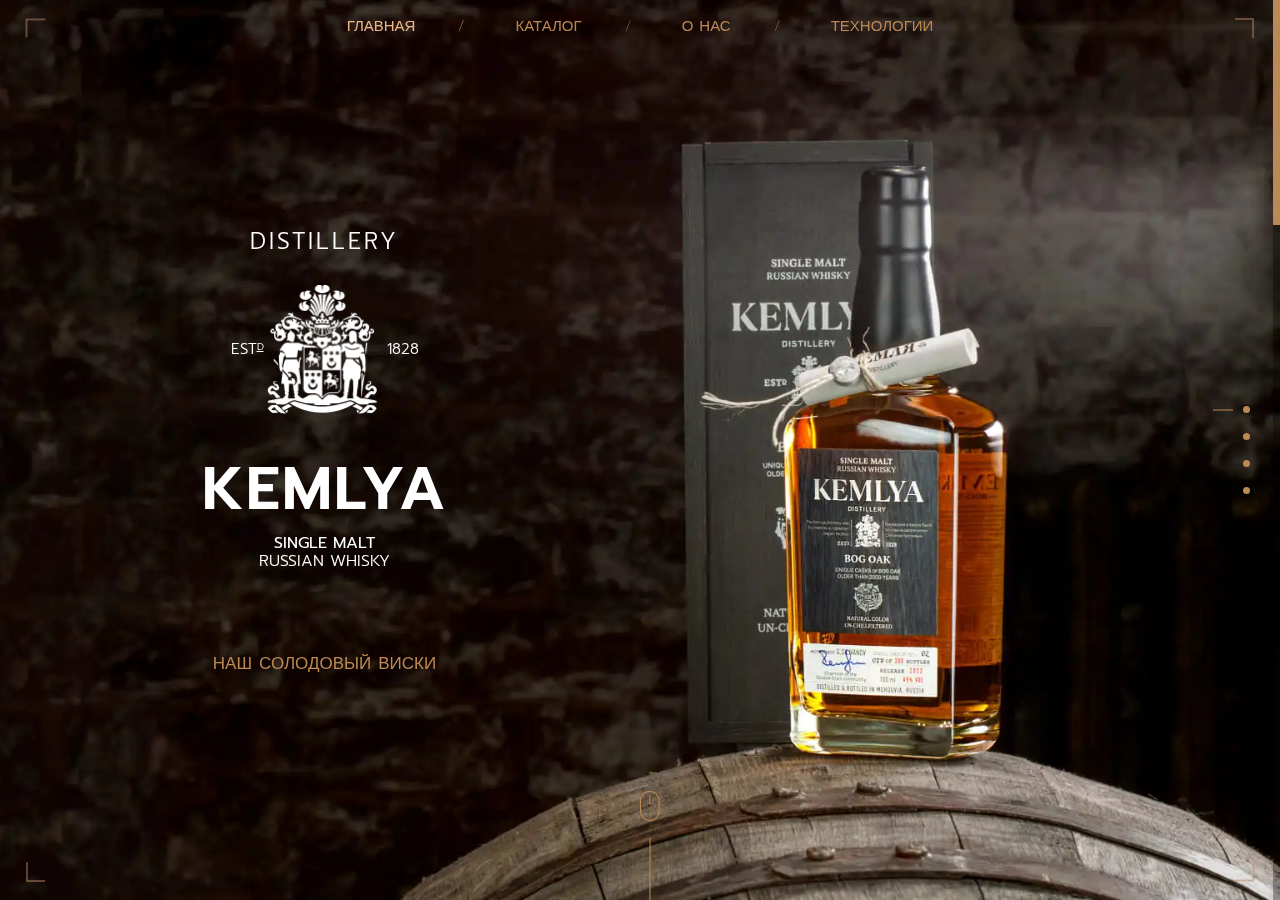
<file: index.html>
<!DOCTYPE html>
<html lang="en">
<head>
    <meta charset="UTF-8">
    <meta http-equiv="X-UA-Compatible" content="IE=edge">
    <meta name="viewport" content="width=device-width, initial-scale=1.0">
    <link type="image/png" sizes="96x96" rel="icon" href="favicon.png">
    <link rel="preconnect" href="https://fonts.googleapis.com">
    <link rel="preconnect" href="https://fonts.gstatic.com" crossorigin>
    <link href="https://fonts.googleapis.com/css2?family=Prompt:wght@300;400;600&display=swap" rel="stylesheet">
    <link rel="stylesheet" href="styles/style.css">
    <title>Kemlya</title>
</head>
<body>

<div class="wrapper">
        <header class="header">
            <nav class="header__menu menu">
                <a href="#" class="header__link">Главная</a>
                <a href="#" class="header__link">Каталог</a>
                <a href="#" class="header__link">О нас</a>
                <a href="#" class="header__link">Технологии</a>
            </nav>
        </header>
         <main class="page">
            <div class="page__wrapper">
                <div class="page__screen screen">
                    <img data-swiper-parallax-scale="1.3" data-swiper-parallax="300" src="images/first-slide/bg.webp" class="bg" />
                    <div class="firstpage__container">
                        <p data-swiper-parallax-scale="1.5" class="company__desc" data-swiper-parallax="-300">Distillery</p>
                        <div data-swiper-parallax-scale="1.5" data-swiper-parallax="-300" class="company__image">
                            <p>EST<span>D</span></p>
                            <img width="110" height="130" src="images/first-slide/gerb.png" alt="gerb" />
                            <p>1828</p>
                        </div>
                        <h1 data-swiper-parallax-scale="1.5" data-swiper-parallax="-300">Kemlya <p>Single malt</p><span>Russian whisky</span></h1>
                        <h2 data-swiper-parallax-scale="1.5" data-swiper-parallax="-300" data-swiper-parallax-opacity="0">Наш солодовый виски</h2>
                    </div>


                    <img width="19" height="20" class="rectangle_img rectangle__top-1" src="images/first-slide/rectangle.png" alt="rectangle" />
                    <img width="19" height="20" class="rectangle_img rectangle__top-2" src="images/first-slide/rectangle.png" alt="rectangle" />
                    <img width="19" height="20" class="rectangle_img rectangle__bottom-1" src="images/first-slide/rectangle.png" alt="rectangle" />
                    <img width="19" height="20" class="rectangle_img rectangle__bottom-2" src="images/first-slide/rectangle.png" alt="rectangle" />
                    <div data-swiper-parallax="300" class="mouse"><img width="20" height="30" src="images/first-slide/mouse.png" alt="mouse" /></div>
                </div>

                <div class="page__screen screen">
                    <img data-swiper-parallax-scale="1.3" data-swiper-parallax="300" src="images/second-slide/bg.webp" class="bg" />
                    <div class="second__container">
                        <div class="catalog__item" style="color: #095540;">
                            <img data-swiper-parallax-opacity="0" data-swiper-parallax="-400" src="images/second-slide/Madeira_wood.png" alt="Madeira_wood" />
                            <h2 data-swiper-parallax="-400">Madeira wood</h2>
                            <h3>Old Madeira drum</h3>
                            <img width="51" height="54" src="images/second-slide/Madeira_wood_logo.png" alt="Madeira_wood" />
                            <p class="catalog__item-desc">Ограниченный релиз бочковой крепости, с трехлетним финишем в бочках из под крепленого вина Madeirа</p>
                        </div>
                        <div class="catalog__item" style="color: #592E2C;">
                            <img data-swiper-parallax-opacity="0" data-swiper-parallax="-400" src="images/second-slide/RussianOak.png" alt="RussianOak" />
                            <h2 data-swiper-parallax="-400">Russian Oak</h2>
                            <h3>Single cask of black sea russian oak</h3>
                            <img width="51" height="54" src="images/second-slide/RussianOak_logo.png" alt="RussianOak" />
                            <p class="catalog__item-desc">Однобочковой релиз с настоящим русским характером, выдержанный в новых бочках из южного русского дуба</p>
                        </div>
                        <div class="catalog__item" style="color: #1A171B;">
                            <img data-swiper-parallax-opacity="0" data-swiper-parallax="-400" src="images/second-slide/BogOak.png" alt="BogOak" />
                            <h2 data-swiper-parallax="-400">Bog Oak</h2>
                            <h3>Unique casks of bog oak older than 2000 years</h3>
                            <img width="51" height="54" src="images/second-slide/BogOak_logo.png" alt="BogOak" />
                            <p class="catalog__item-desc">Релиз, не имеющий мировых аналогов, с финишной выдержкой в уникальных бочках из мореного дуба, возрастом более 2000 лет</p>
                        </div>
                        <div class="catalog__item" style="color: #003057;">
                            <img data-swiper-parallax-opacity="0" data-swiper-parallax="-400" src="images/second-slide/PortWood.png" alt="PortWood" />
                            <h2 data-swiper-parallax="-400">Port Wood</h2>
                            <h3>Old tawny port hogshead</h3>
                            <img width="51" height="54" src="images/second-slide/PortWood_logo.png" alt="PortWood" />
                            <p class="catalog__item-desc">Уникальный релиз, финишированный в бочках из Португалии, которые хранили крепленое вино Porto Tawny</p>
                        </div>
                        <div class="catalog__item" style="color: #691C32;">
                            <img data-swiper-parallax-opacity="0" data-swiper-parallax="-400" src="images/second-slide/SherryWood.png" alt="SherryWood" />
                            <h2 data-swiper-parallax="-400">Sherry Wood</h2>
                            <h3>Oloroso sherry cigar cask</h3>
                            <img width="69" height="54" src="images/second-slide/SherryWood_logo.png" alt="SherryWood" />
                            <p class="catalog__item-desc">Яркий релиз с довыдержкой в испанских сигарных бочках, ранее хранивших крепленый херес Oloroso</p>
                        </div>
                    </div>
               </div>

                <div class="page__screen screen">
                    <img data-swiper-parallax-scale="1.3" data-swiper-parallax="300" src="images/third-slide/bg.webp" class="bg" />
                    <div class="third__container">
                        <div class="thirdleft__block">
                            <img width="302" height="116"  data-swiper-parallax="-200" src="images/third-slide/third_logo.png"  alt="third_logo"/>
                        </div>
                        <div class="thirdright__block">
                            <p  data-swiper-parallax="-200">Винокуренный завод при селе Кемля был основан потомственным дворянином Степаном Степановичем Кротковым в 1828 году и с тех пор не приостанавливал свою работу.</p>
                                <p  data-swiper-parallax="-200">Сегодня мы производим спирты и дистилляты.</p>
                            <p  data-swiper-parallax="-200">В 2022 году мы впервые представляем уникальные релизы односолодового российского виски.</p>
                        </div>
                    </div>
                </div>

                <div class="page__screen screen">
                    <img data-swiper-parallax-scale="1.3" data-swiper-parallax="300" src="images/fourty-slide/bg.webp" class="bg" />
                    <div class="fourty__container">
                        <img width="227" height="182" data-swiper-parallax-scale="2" data-swiper-parallax="-200" src="images/fourty-slide/logo.png" alt="logo" />
                    </div>
                    <div  class="slider">
                        <div data-swiper-parallax="-200" class="slider-item">
                            <img width="100" height="86" src="images/fourty-slide/solo.png" alt="solo" />
                            <h3>Соложение</h3>
                        </div>
                        <div data-swiper-parallax="-200" class="slider-item">
                            <img width="113" height="109" src="images/fourty-slide/zatir.png" alt="zatir" />
                            <h3>Затирание</h3>
                        </div>
                        <div data-swiper-parallax="-200" class="slider-item">
                            <img width="87" height="108" src="images/fourty-slide/ferme.png" alt="ferme" />
                            <h3>Ферментация</h3>
                        </div>
                        <div data-swiper-parallax="-200" class="slider-item">
                            <img width="111" height="109" src="images/fourty-slide/dest.png" alt="dest" />
                            <h3>Дистилляция</h3>
                        </div>
                        <div data-swiper-parallax="-200" class="slider-item">
                            <img width="99" height="83" src="images/fourty-slide/vuder.png" alt="vuder" />
                            <h3>Выдержка</h3>
                        </div>
                    </div>
                </div>
            </div>



            <!-- !Добавляем элементы управления и скролл с кастомными классами с js -->
            <div class="page__pagination"></div>
            <div class="page__scroll"></div>
         </main>
    </div>

<script src="https://code.jquery.com/jquery-3.6.3.min.js"></script>
<script src="https://unpkg.com/swiper@8/swiper-bundle.min.js"></script>
<script src="script/slick.min.js"></script>
<script src="script/main.js"></script>    
</body>
</html>
</file>
<file: styles/style.css>
/*Обнуление*/
*{
	padding: 0;
	margin: 0;
	border: 0;
    box-sizing: border-box;
    outline: none;
}
a {text-decoration: none; color: inherit}
html,body{
	height: 100%;
	width: 100%;
    overflow: hidden;
    font-family: 'Prompt', sans-serif;
    font-weight: 300;
    color: #BB8954;
}
.wrapper {
    min-height: 100%;
    opacity: 0;
    transition:opacity 0.8s;
}
.wrapper._loaded {opacity: 1;}
.wrapper._loaded .header{transform: translate(0 , 0%);transition: transform 0.8s ease 0.8s;}
.wrapper._loaded .page__pagination{
    transform: translate(0, -50%);
    opacity: 1;
    visibility: visible;
    transition: transform 0.6s ease 0.8s;
}
.wrapper._free .page__pagination {
    transition: all 0.3s ease 0;
    transform: translate(50px , -50%);
    opacity: 0;
}
.header {
    position: fixed;
    left: 0;
    top: 0;
    width: 100%;
    padding: 15px 40px;
    z-index: 50;
    background-color: rgba(0, 0, 0, 0);
    transform: translate(0 , -100%);
    display: flex;
    justify-content: center;
    transition: all 0.5s;
}
.header.light {transition: all 0.5s;animation: header 1s forwards 300ms;}
.header.light .header__link {color: #653601;}
.header.light .header__link._active {color: #d57100;}

@keyframes header {
    0%{background-color: rgba(0, 0, 0, 0);}
    100%{background-color: rgba(255, 255, 255, 0.95);box-shadow: 0px 1px 1px 0px #e5e5e5;}
}


.menu {
    display: flex;
    align-items: center;
    justify-content: center;
    gap: 100px;
}
.header__link {
    color: inherit;
    font-size: 15px;
    transition: all 0.3s;
    font-weight: 100;
    text-transform: uppercase;
    position: relative;
}

.header__link._active {color: #efb784;}
.header__link:after {
    content: '/';
    position: absolute;
    right: -50px;
}
.header__link:last-child:after {content: none;}
@media (min-height: 1000px){  .header {padding: 40px;}  }
@media (max-width: 767px){
    .header {padding: 30px;}
}


.page {
    position: fixed;
    width: 100%;
    height: 100%;
    top: 0;
    left: 0;
    overflow: hidden;
}
.page__wrapper {
    display: flex;
    flex-direction: column;
    width: 100%;
    height: 100%;
}
.page__screen {overflow: hidden;}

/* !Cтилизация кастомных классов */
.page__pagination {
    position: absolute;
    top: 50%;
    transform: translate(0, -50%);
    display: flex;
    right: 30px;
    flex-direction: column;
    transform: translate(50px, -50%);
    opacity: 0;
    visibility: hidden;
}
.page__bullet{
    width: 7px;
    height: 7px;
    border-radius: 50%;
    cursor: pointer;
    background-color: #BB8954;
    margin: 10px 0;
    font-size: 20px;
    transition: background-color 0.3s;
}
.page__bullet_active{position: relative;}
.page__bullet_active:before{
    content: '';
    background-color: #BB8954;
    width: 20px;
    height: 1px;
    position: absolute;
    left: -30px;
    top: 50%;
    transform: translate(0, -50%);
}


.page__scroll{
    position: absolute;
    width: 7px;
    height: 100%;
    top: 0;
    right: 0;
    background-color: rgb(1, 0, 0, 0.3);
}
.page__drag-scroll{
    position: absolute;
    width: 100%;
    top: 0;
    left: 0;
    cursor: pointer;
    background-color: #BB8954;
}

.screen {flex: 1 0 100%;position: relative;}
.rectangle_img, .mouse {position: absolute;}
.rectangle__top-1 {left: 2%;top: 2%; transform: rotate(-90deg)}
.rectangle__top-2 {right: 2%;top: 2%;}
.rectangle__bottom-1 {left: 2%; bottom: 2%; transform: rotate(180deg)}
.rectangle__bottom-2 {right: 2%; bottom: 2%; transform: rotate(90deg)}
.mouse {
    left: 50%;
    bottom: 8%;
    cursor: pointer;
    transform: translate(-50%, 0);
}

.mouse:after {
    content: '';
    width: 1px;
    position: absolute;
    height: 200px;
    left: 50%;
    bottom: -210px;
    cursor: pointer;
    transform: translate(-50%, 0);
    background-color: #BB8954;
}
.firstpage__container {
    position: absolute;
    left: 15%;
    top: 50%;
    text-transform: uppercase;
    color: white;
    max-width: 320px;
    padding: 10px;
    transform: translate(0, -50%);
    text-align: center;
}
.page__screen .bg {
    position: absolute;
    min-width: 100%;
    right: 0;
    height: 100%;
    object-fit: cover;
}
.company__desc {
    font-size: 23px;
    margin-bottom: 25px;
    letter-spacing: 3px;
}
.company__image {
    display: flex;
    align-items: center;
    justify-content: center;
    gap: 10px;
    margin-bottom: 30px;
    font-size: 15px;
}
.company__image p {position: relative}
.company__image p span {
    position: absolute;
    font-size: 10px;
    text-decoration: underline;
    top: 1px;
}
.firstpage__container h1 {
    font-size: 60px;
    font-weight: 600;
    margin-bottom: 80px;
    letter-spacing: 2px;
}
.firstpage__container h1 span, .firstpage__container h1 p{
    display: block;
    font-size: 16px;
    font-weight: 400;
    line-height: 18px;
    margin-top: 0px;
    letter-spacing: 0px;
}
.firstpage__container h1 span {font-weight: 300;}
.firstpage__container h2 {color: #BB8954;font-weight: 100;font-size: 17px;}
@media (max-width: 992px) {
    .page__screen .bg {width: 100%;object-position: 60% 60%;}
    .mouse {bottom: 15%;}
}
@media (max-width: 767px) {
    .page__screen .bg {width: 100%;object-position: 70% 60%;}
    .menu {gap: 15px;}
    .header__link {font-size: 14px; font-weight: 400; white-space: nowrap;}
    .rectangle_img {display: none}
    .header__link:after {right: -12px;}
    .firstpage__container {left: 1%; text-align: left}
    .company__desc {font-size: 13px;margin-bottom: 15px;}
    .company__image {font-size: 13px;justify-content: flex-start;}
    .company__image img{width: 50px;height: 55px;}
    .company__image p span {font-size: 8px;padding-right: 15px;}
    .firstpage__container h1 {font-size: 40px;margin-bottom: 50px;}
    .firstpage__container h1 span, .firstpage__container h1 p{font-size: 13px;line-height: 15px;}
    .firstpage__container h2 {font-size: 13px;}
    .page__pagination {display: none;}
}







.second__container {
    display: flex;
    justify-content: center;
    align-items: stretch;
    position: absolute;
    top: 50%;
    left: 50%;
    transform: translate(-50%, -50%);
}
.catalog__item {max-width: 355px;text-align: center;}
.catalog__item img {
    display: block;
    margin: 0 auto;
    margin-bottom: 20px;
}
.catalog__item h2 {font-size: 20px;text-transform: uppercase;}
.catalog__item h3 {
    text-transform: uppercase;
    font-size: 10px;
    line-height: 10px;
    margin-bottom: 10px;
    font-weight: 100;
}
.catalog__item-desc {
    margin-top: 50px;
    max-width: 250px;
    padding: 20px;
    font-weight: 100;
    margin: 0 auto;
    font-size: 14px;
    background-color: rgba(255, 255, 255, 0.5);
    border: 1px solid #d9d9d9;
    line-height: 15px;
}
@media (max-width: 1650px) {
    .catalog__item img:nth-child(1) {width: 260px;}
    .catalog__item img {margin-bottom: 0px;}
    .catalog__item-desc {margin-top: 10px;font-size: 12px;padding: 10px 20px;}
    .catalog__item h2 {font-size: 17px;text-transform: uppercase;}
}
@media (max-width: 1300px) {
    .catalog__item img:nth-child(1) {width: 140px; margin-bottom: 40px;}
    .second__container {gap: 10px}
    .catalog__item h2 {font-size: 12px;white-space: nowrap;}
    .catalog__item h3 {text-transform: uppercase;font-size: 8px;margin-bottom: 30px;}
    .catalog__item-desc {padding: 5px;font-size: 10px;line-height: 10px;}
}
@media (max-width: 767px) {
    .second__container {
        display: block;
        width: 100%;
        bottom: 50px;
        top: auto;
        left: 0%;
        transform: translate(0%, 15%);
    }
    .catalog__item {width: 100%;margin: 0 auto;}
    .catalog__item h2 {font-size: 20px;}
    .catalog__item h3 {font-size: 12px; margin-bottom: 20px;}
    .second__container .slick-track{display: flex;}
    .catalog__item img:nth-child(1) {width: 250px; margin-bottom: 20px;}
    .catalog__item-desc {padding: 5px;font-size: 13px;line-height: 12px;margin-top: 20px;}
}
@media (max-width: 767px) and (max-height: 650px) {
    .catalog__item img:nth-child(1) {width: 200px; margin-bottom: 0px;}
    .second__container {transform: translate(0%, 25%);}
    .catalog__item-desc {margin-top: 5px;}
    .catalog__item h3 {font-size: 12px; margin-bottom: 5px;}
}





.third__container {
    position: absolute;
    left: 50%;
    top: 50%;
    transform: translate(-50%, -50%);
    display: flex;
    justify-content: center;
    width: 1160px;

}
.thirdleft__block {
    background-color: rgba(255, 255, 255, 0.95);
    padding: 86px 74px;
    flex: 0 0 33.333%;
}
.thirdright__block {
    padding: 55px;
    background-color: #1E1417;
    color: white;
    flex: 0 0 66.666%;
}
.thirdright__block p {
    margin-bottom: 15px;
    font-size: 18px;
}
.thirdright__block p:last-child {
    margin-bottom: 0px;
}
@media (max-width: 1250px) {
    .third__container {margin: 0 auto;width: 95%;}
    .thirdleft__block {padding: 46px 44px; display: flex; align-items: center;}
    .thirdright__block {padding: 35px;}
    .thirdleft__block img {max-width: 100%;height: auto;}
    .thirdright__block p {margin-bottom: 15px;font-size: 15px;}
}

@media (max-width: 767px) {
    .third__container {display: block; width: 85%;}
    .thirdleft__block {padding: 26px 44px;justify-content: center;}
    .thirdright__block {padding: 15px;}
}





.fourty__container {
    position: absolute;
    left: 50%;
    transform: translate(-50%, 0);
    top: 20%;
}
.slider {
    position: absolute;
    margin: 0 auto;
    bottom: 50px;
    width: 1000px;
    left: 50%;
    transform: translate(-50%, 0);
}
.slider-item {
    padding: 50px;
    margin: 0 20px;
    border-radius: 50px;
    text-align: center;
    cursor: pointer;
    transition: all 1s;
}
.slider-item h3 {
    text-transform: uppercase;
    font-size: 20px;
    margin-top: 20px;
    font-weight: 100;
}

.slider .slick-list {overflow: hidden;}
.slider .slick-track{display: flex;}
.slider .slick-slide.slick-center{background-color: #1A171B;}
.slider .slick-arrow {
    position: absolute;
    z-index: 10;
    width: 71px;
    height: 71px;
    top: 50%;
    transform: translate(0, -50%);
    font-size: 0;
    cursor: pointer;
    z-index: 1;
    display: block;
}
.slider .slick-arrow:hover {opacity: 0.8;}

.slider .slick-arrow.slick-prev{
    left: -100px;
    background: url('../images/fourty-slide/left.png')  no-repeat;
}
.slider .slick-arrow.slick-next{
    right: -100px;
    background: url('../images/fourty-slide/right.png')  no-repeat;
}
@media (max-width: 1200px) {
    .slider {width: 600px; bottom: 50px;}
    .slider-item {padding: 30px;border-radius: 20px;}
    .slider-item img {width: 40px;height: auto;}
    .slider-item h3 {font-size: 15px;}
    .slider .slick-arrow.slick-prev{left: -75px;}
    .slider .slick-arrow.slick-next{right: -75px;}
}
@media (max-width: 992px) and (min-height: 650px) {
    .slider {width: 600px; bottom: 150px;}
}
@media (max-width: 767px) {
    .slider {width: 100%; bottom: 150px;}
    .slider .slick-arrow {top: 140%;}
    .slider .slick-arrow.slick-prev{left: 20%;}
    .slider .slick-arrow.slick-next{right: 20%;}
    .slider .slick-slide {width: 100%;}
    .slider-item {
        padding: 15px;
        margin: 0px;
        width: 100%;
        border-radius: 10px;
    }
    .slider-item h3 {font-size: 17px;}
}
@media (max-width: 767px) and (max-height: 600px) {
    .fourty__container img {width: 150px;height: auto;}
    .fourty__container {top: 10%;}
}
</file>
